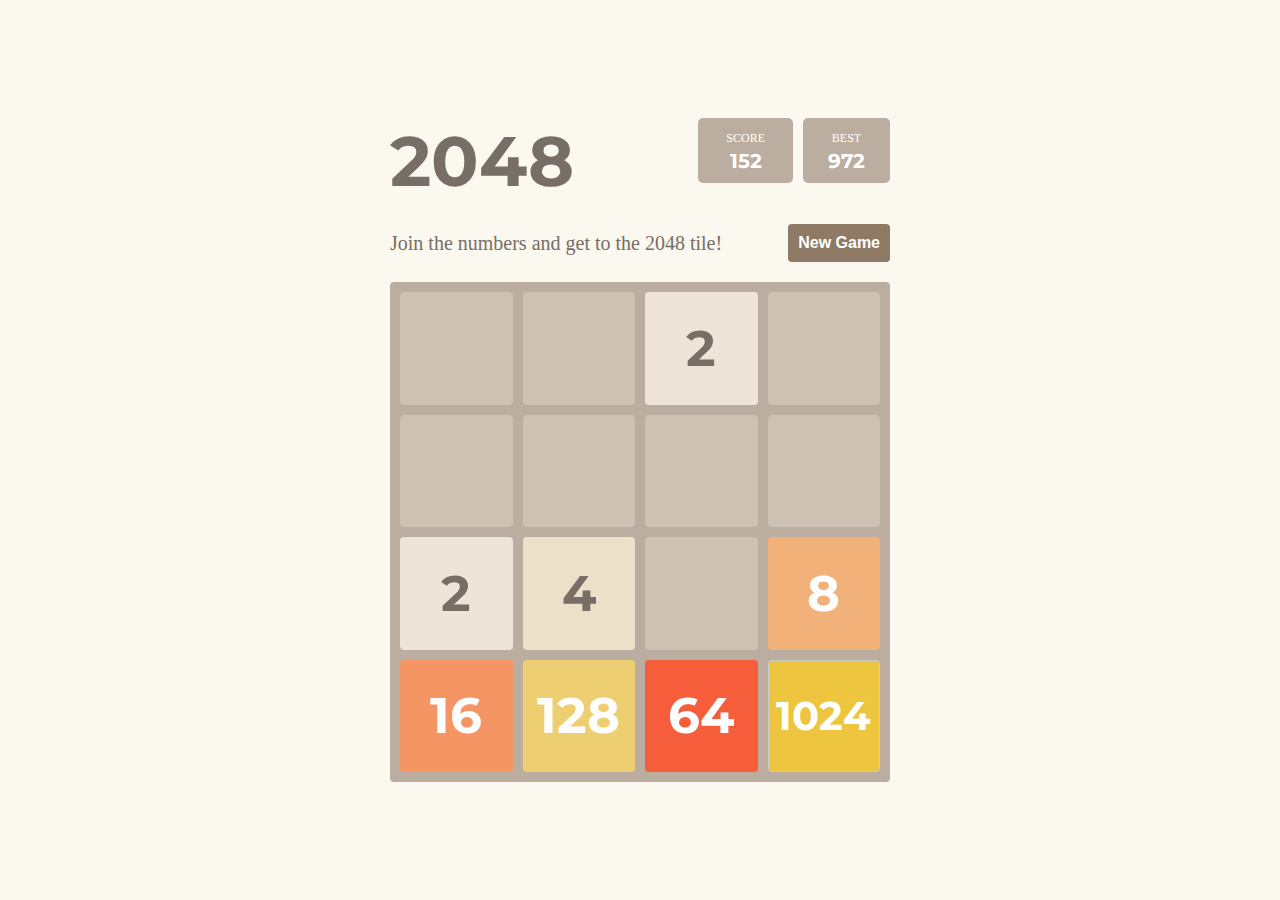
<file: 2048/index.html>
<!DOCTYPE html>
<html lang="en">
<head>
    <meta charset="UTF-8">
    <meta name="viewport" content="width=device-width, initial-scale=1.0">
    <title>2048 Game</title>
    <link rel="stylesheet" href="./main.css">
    <link href="https://fonts.googleapis.com/css2?family=Montserrat:wght@700&display=swap" rel="stylesheet">
</head>
<body>
    <div class="container">
        <div class="game">
            <div class="header">
                <div class="title">2048</div>
                <div class="score">
                    <div class="current-score">
                        <div class="score-text">Score</div>
                        <div class="score-number">152</div>
                    </div>
                    <div class="best-score">
                        <div class="score-text">Best</div>
                        <div class="score-number">972</div>
                    </div>
                </div>    
            </div>
            <div class="new-game">
                Join the numbers and get to the 2048 tile!
                <button>New Game</button>
            </div>
            <div class="game-board">
                <div class="num num-1">

                </div>
                <div class="num num-2">

                </div>
                <div class="num num-3">
                    2
                </div>
                <div class="num num-4">

                </div>
                <div class="num num-5">

                </div>
                <div class="num num-6">

                </div>
                <div class="num num-7">

                </div>
                <div class="num num-8">
                    
                </div>
                <div class="num num-9">
                    2
                </div>
                <div class="num num-10">
                    4
                </div>
                <div class="num num-11">

                </div>
                <div class="num num-12">
                    8
                </div>

                <div class="num num-13">
                    16
                </div>
                <div class="num num-14">
                    128
                </div>
                <div class="num num-15">
                    64
                </div>
                <div class="num num-16">
                    1024         
                </div>
            </div>
        </div>
    </div>
</body>
</html>
</file>
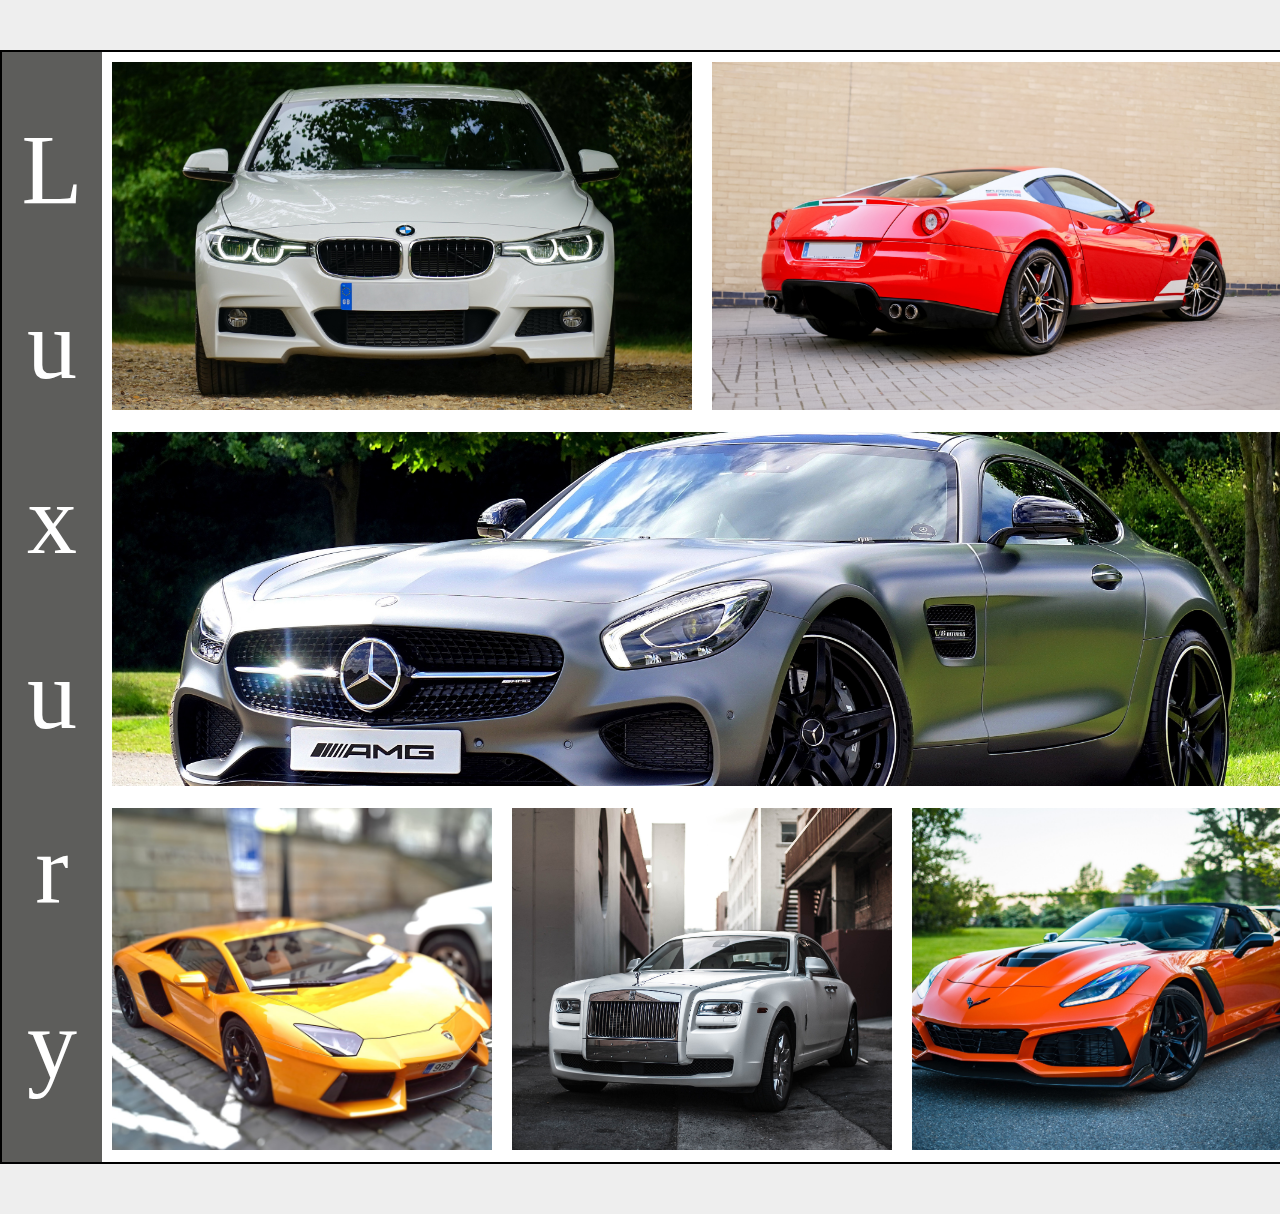
<file: cars-css grid/index.html>
<!DOCTYPE html>
<html lang="en">

<head>
    <meta charset="UTF-8">
    <meta name="viewport" content="width=device-width, initial-scale=1.0">
    <title>Photo Gallery</title>
    <link rel="stylesheet" href="./main.css">
</head>

<body>
    <div class="container">
        <div class="caption">
            <div>L</div>
            <div>u</div>
            <div>x</div>
            <div>u</div>
            <div>r</div>
            <div>y</div>
        </div>
        <div class="photo photo-1">
            <img src="./images/bmw.jpg" alt="">
        </div>
        <div class="photo photo-2">
            <img src="./images/ferrari.jpg" alt="">
        </div>
        <div class="photo photo-3">
            <img src="./images/mercedez.jpg" alt="">
        </div>
        <div class="photo photo-4">
            <img src="./images/lamborghini.jpeg" alt="">
        </div>
        <div class="photo photo-5">
            <img src="./images/rolls-royce.jpg" alt="">
        </div>
        <div class="photo photo-6">
            <img src="./images/chevrolet.jpg" alt="">
        </div>
    </div>
</body>

</html>
</file>
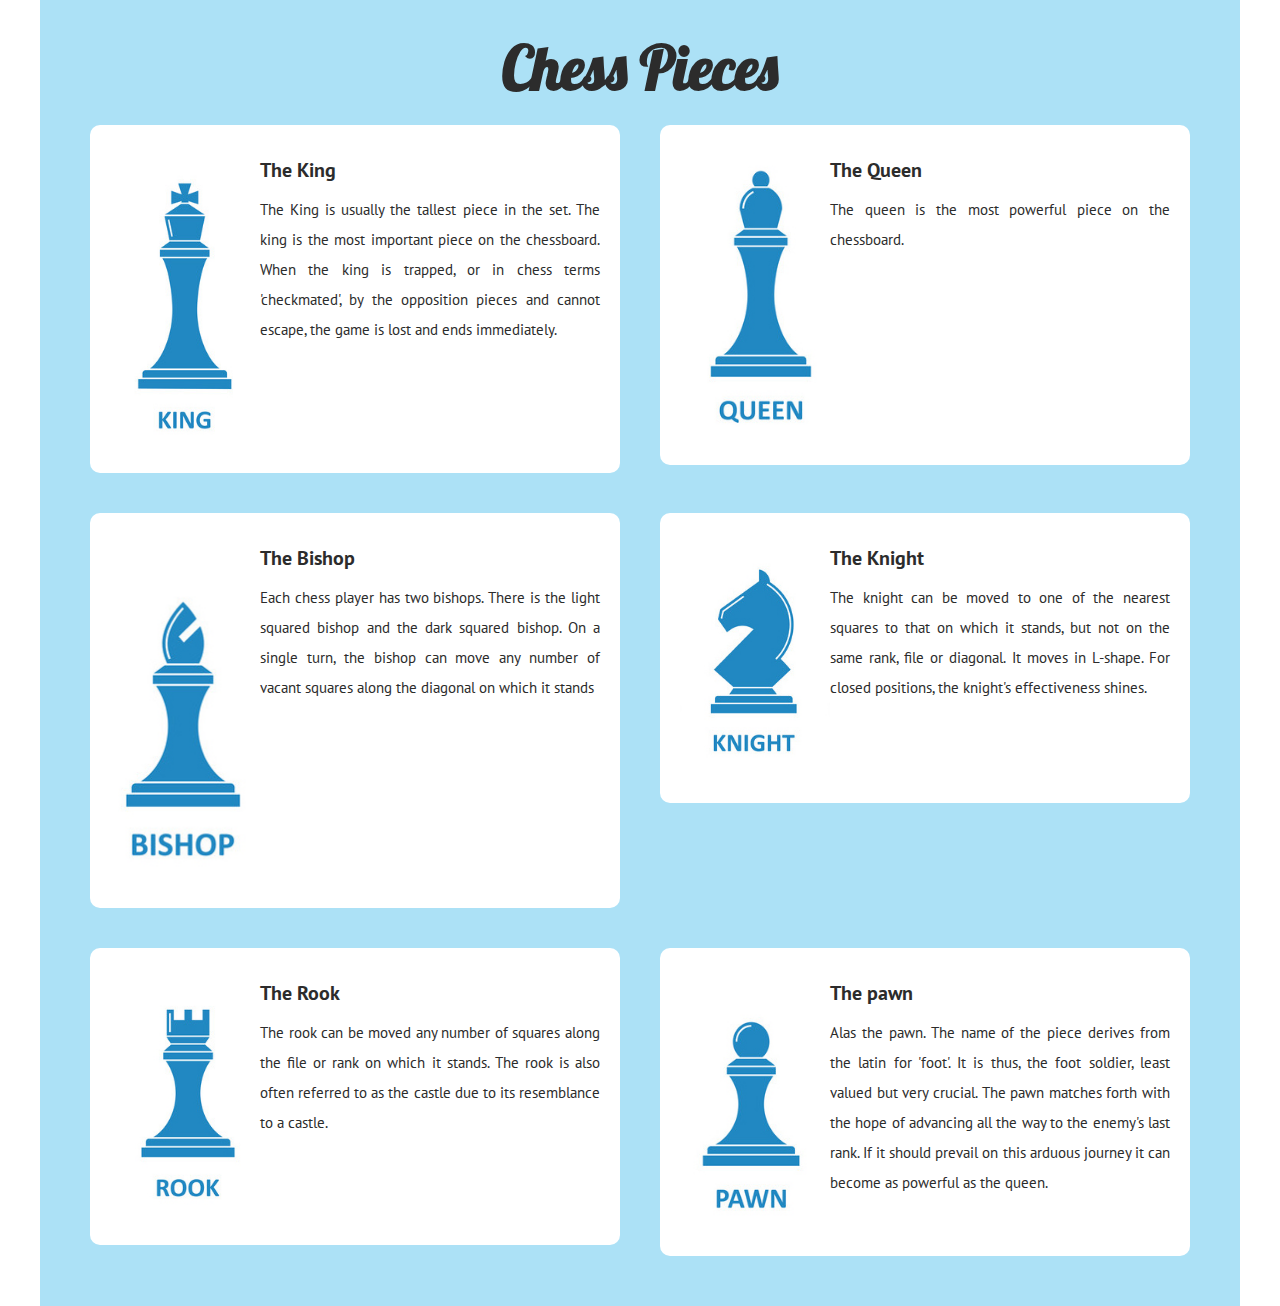
<file: chess-pieces/index.html>
<!DOCTYPE html>
<html lang="en">

<head>
    <meta charset="UTF-8">
    <meta name="viewport" content="width=device-width, initial-scale=1.0">
    <title>Chess Pieces</title>
    <link rel="stylesheet" href="./main.css">
    <link href="https://fonts.googleapis.com/css2?family=PT+Sans:ital,wght@0,400;0,700;1,400;1,700&display=swap" rel="stylesheet">
    <link href="https://fonts.googleapis.com/css2?family=Lobster&display=swap" rel="stylesheet">
</head>

<body>
    <div class="container">
        <h1>Chess Pieces</h1>
        <div class="cards clearfix">
            <div class="card">
                <img src="./images/the_king.jpg" alt="the_king">
                <div class="description">
                    <div class="title">The King</div>
                    <p>
                        The King is usually the tallest piece in the set.
                        The king is the most important piece on the chessboard.
                        When the king is trapped, or in chess terms 'checkmated', by
                        the opposition pieces and cannot escape, the game is lost and
                        ends immediately.
                    </p>
                </div>
            </div>

            <div class="card">
                <img src="./images/the_queen.jpg" alt="the_queen">
                
                <div class="description">
                    <div class="title">The Queen</div>
                    <p>
                        The queen is the most powerful piece on the chessboard.
                    </p>
                </div>
            </div>

            <div class="card">
                <img src="./images/the_bishop.jpg" alt="the_bishop">
                
                <div class="description">
                    <div class="title">The Bishop</div>
                    <p>
                        Each chess player has two bishops. There is the light squared bishop and the dark squared
                        bishop.
                        On a single turn, the bishop can move any number of vacant squares along the diagonal on which
                        it stands
                    </p>
                </div>
            </div>

            <div class="card">
                <img src="./images/the_knight.jpg" alt="the_knight">
                
                <div class="description">
                    <div class="title">The Knight</div>
                    <p>
                        The knight can be moved to one of the nearest squares to that on which it stands, but not on the
                        same rank, file or diagonal.
                        It moves in L-shape. For closed positions, the knight's effectiveness shines.
                    </p>
                </div>
            </div>

            <div class="card">
                <img src="./images/the_rook.jpg" alt="the_rook">
                
                <div class="description">
                    <div class="title">The Rook</div>
                    <p>
                        The rook can be moved any number of squares along the file or rank on which it stands.
                        The rook is also often referred to as the castle due to its resemblance to a castle.
                    </p>
                </div>
            </div>

            <div class="card">
                <img src="./images/the_pawn.jpg" alt="the_pawn">
                
                <div class="description">
                    <div class="title">The pawn</div>
                    <p>
                        Alas the pawn. The name of the piece derives from the latin for 'foot'.
                        It is thus, the foot soldier, least valued but very crucial.
                        The pawn matches forth with the hope of advancing all the way to the enemy's last rank.
                        If it should prevail on this arduous journey it can become as powerful as the queen.
                    </p>
                </div>
            </div>
        </div>

    </div>
</body>

</html>
</file>
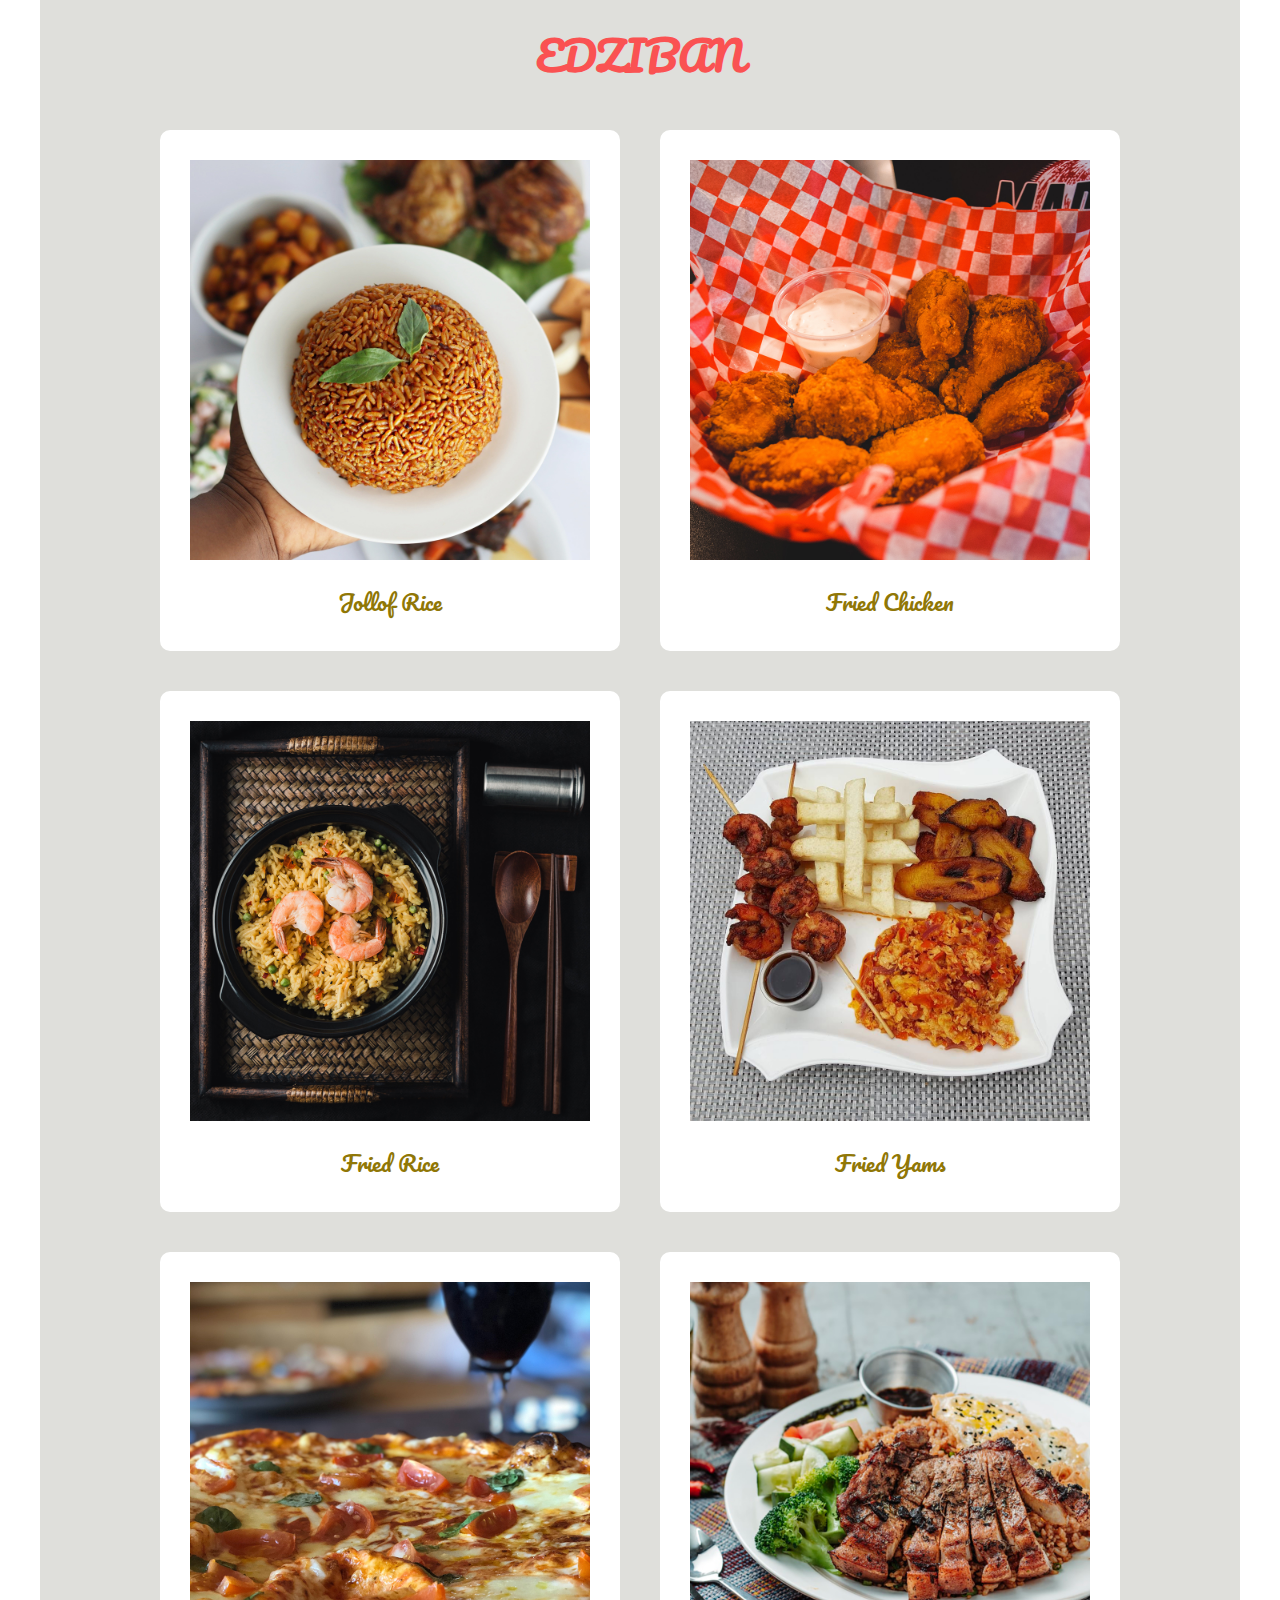
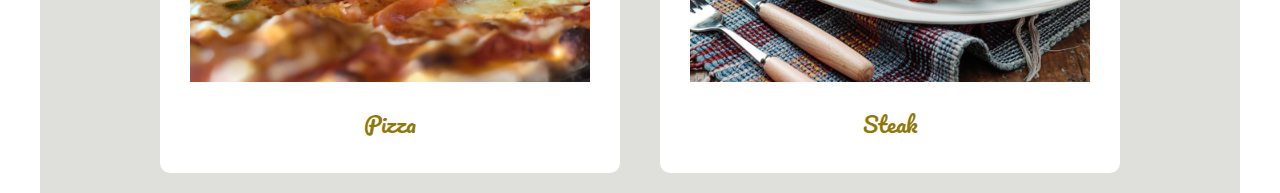
<file: edziban/index.html>
<!DOCTYPE html>
<html lang="en">
<head>
    <meta charset="UTF-8">
    <meta name="viewport" content="width=device-width, initial-scale=1.0">
    <title>Edziban</title>
    <link rel="stylesheet" href="./main.css">
    <link href="https://fonts.googleapis.com/css2?family=Pacifico&display=swap" rel="stylesheet">
</head>
<body>
    <div class="container">
        <h1>Edziban</h1>
        <div class="cards">
            <div class="image-card">
                <img src="./images/jollof-rice.jpeg" alt="jollof-rice" />
                <div class="title">Jollof Rice</div>
            </div>
            <div class="image-card">
                <img src="./images/fried-chicken.jpg" alt="fried-chicken" />
                <div class="title">Fried Chicken</div>
            </div>
            <div class="image-card">
                <img src="./images/fried-rice.jpg" alt="fried-rice" />
                <div class="title">Fried Rice</div>
            </div>
            <div class="image-card">
                <img src="./images/fried-yams.jpg" alt="fried-yams" />
                <div class="title">Fried Yams</div>
            </div>
            <div class="image-card">
                <img src="./images/pizza.jpg" alt="pizza" />
                <div class="title">Pizza</div>
            </div>
            <div class="image-card">
                <img src="./images/steak.jpg" alt="steak" />
                <div class="title">Steak</div>
            </div>
        </div>
    </div>
</body>
</html>
</file>
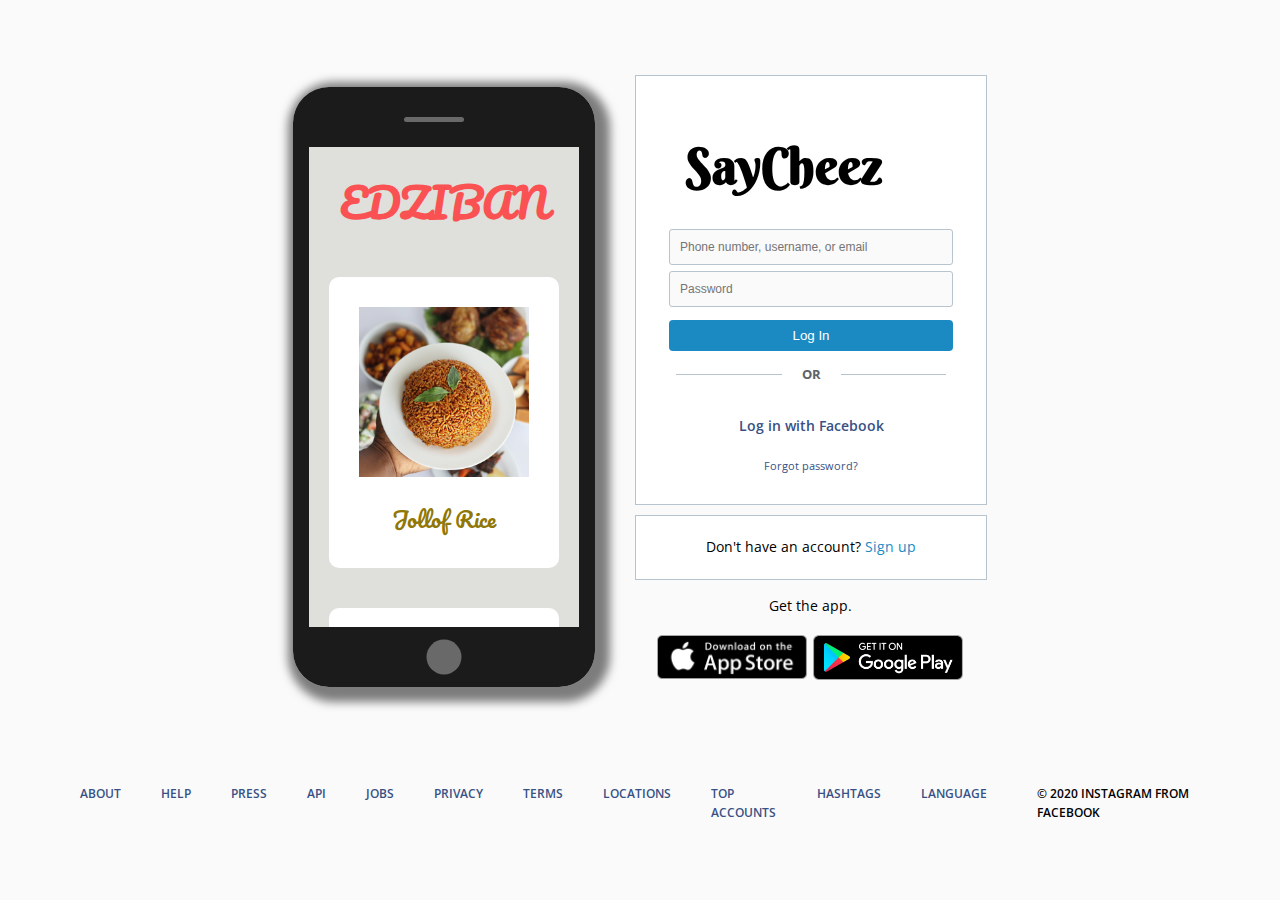
<file: instagram-front-page/index.html>
<!DOCTYPE html>
<html lang="en">

<head>
    <meta charset="UTF-8">
    <meta name="viewport" content="width=device-width, initial-scale=1.0">
    <title>SelfiePix</title>
    <link rel="stylesheet" href="./main.css">
    <link href="https://fonts.googleapis.com/css?family=Open+Sans:300,400,600" rel="stylesheet">
    <link href="https://fonts.googleapis.com/css2?family=Berkshire+Swash&display=swap" rel="stylesheet">
</head>

<body>
    <div class="container">
        <div class="main">
            <div class="main-left">
                <div class="smartphone">
                    <div class="content">
                        <iframe src="./../edziban/index.html"></iframe>
                    </div>
                </div>
            </div>
            <div class="main-right">
                <form class="login-form">
                    <h1>SayCheez</h1>
                    <input type="text" class="form-control" placeholder="Phone number, username, or email" />
                    <input type="password" class="form-control" placeholder="Password" />
                    <button type="submit" class="login-btn">Log In</button>
                    <div class="separator">
                        <div class="dash"></div>
                        <div class="separator-message">OR</div>
                        <div class="dash"></div>
                    </div>
                    <div class="facebook-login">
                        <a href="#">
                            <p>Log in with Facebook</p>
                        </a>
                    </div>
                    <div class="forgot-password">
                        <a href="#">Forgot password?</a>
                    </div>
                </form>
                <div class="sign-up">
                    <p>Don't have an account? <a href="#">Sign up</a></p>
                </div>
                <div class="get-apps">
                    <p class="get-app-text">Get the app.</p>
                    <div class="app-icons">
                        <a href="#">
                            <img class='download-app-image' src="./images/apple-store.png" alt="apple-store">
                        </a>
                        <a href="#">
                            <img class='download-app-image' src="./images/play-store.png" alt="apple-store">
                        </a>
                    </div>

                </div>
            </div>

        </div>
        <footer>
            <div class="footer-content">
                <ul>
                    <li>About</li>
                    <li>Help</li>
                    <li>Press</li>
                    <li>API</li>
                    <li>Jobs</li>
                    <li>Privacy</li>
                    <li>Terms</li>
                    <li>Locations</li>
                    <li>Top Accounts</li>
                    <li>HashTags</li>
                    <li>Language</li>
                </ul>
            </div>
            <p> &#169 2020 Instagram From Facebook </p>
        </footer>
    </div>
</body>

</html>
</file>
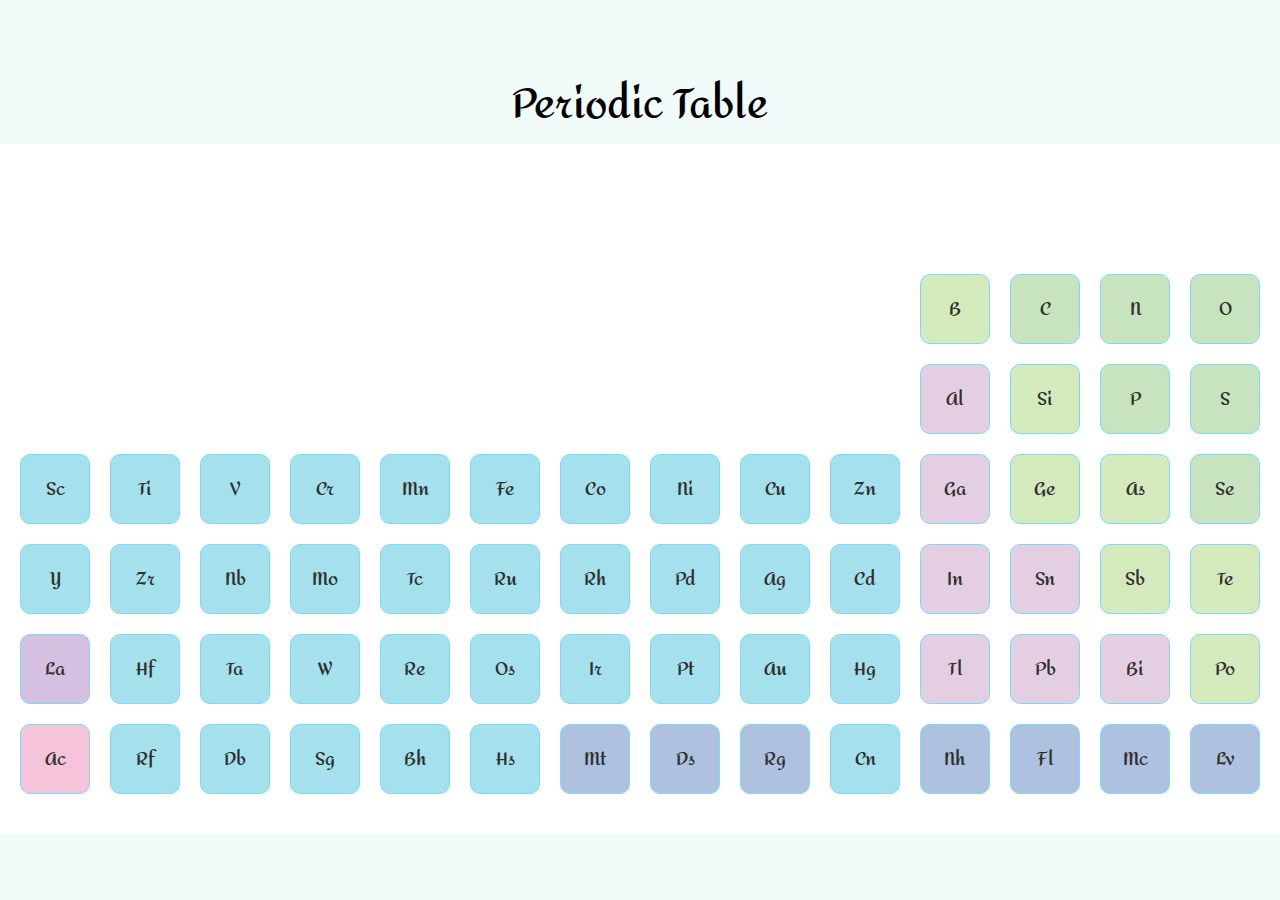
<file: periodic-table/index.html>
<!DOCTYPE html>
<html lang="en">

<head>
    <meta charset="UTF-8">
    <meta name="viewport" content="width=device-width, initial-scale=1.0">
    <title>Periodic Table</title>
    <link rel="stylesheet" href="./main.css">
    <link href="https://fonts.googleapis.com/css2?family=Amita:wght@400;700&display=swap" rel="stylesheet">
</head>

<body>
    <div class="wrapper">
        <h1>Periodic Table</h1>
        <div class="container">
            <div class="periodic-table">

                <div class="element H non-metals">
                    H
                </div>
                <div class="element He noble-gases">
                    He
                </div>


                <div class="element Li alkali-metals">
                    Li
                </div>
                <div class="element Be alkaline-earth-metals">
                    Be
                </div>
                <div class="element B metalloids">
                    B
                </div>
                <div class="element C non-metals">
                    C
                </div>
                <div class="element N non-metals">
                    N
                </div>
                <div class="element O non-metals">
                    O
                </div>
                <div class="element F halogens">
                    F
                </div>
                <div class="element Ne noble-gases">
                    Ne
                </div>


                <div class="element Na alkali-metals">
                    Na
                </div>
                <div class="element Mg alkaline-earth-metals">
                    Mg
                </div>
                <div class="element Al post-transition-metals">
                    Al
                </div>
                <div class="element Si metalloids">
                    Si
                </div>
                <div class="element P non-metals">
                    P
                </div>
                <div class="element S non-metals">
                    S
                </div>
                <div class="element Cl halogens">
                    Cl
                </div>
                <div class="element Ar noble-gases">
                    Ar
                </div>


                <div class="element K alkali-metals">
                    K
                </div>
                <div class="element Ca alkaline-earth-metals">
                    Ca
                </div>
                <div class="element Sc transition-metals">
                    Sc
                </div>
                <div class="element Ti transition-metals">
                    Ti
                </div>
                <div class="element V transition-metals">
                    V
                </div>
                <div class="element Cr transition-metals">
                    Cr
                </div>
                <div class="element Mn transition-metals">
                    Mn
                </div>
                <div class="element Fe transition-metals">
                    Fe
                </div>
                <div class="element Co transition-metals">
                    Co
                </div>
                <div class="element Ni transition-metals">
                    Ni
                </div>
                <div class="element Cu transition-metals">
                    Cu
                </div>
                <div class="element Zn transition-metals">
                    Zn
                </div>
                <div class="element Ga post-transition-metals">
                    Ga
                </div>
                <div class="element Ge metalloids">
                    Ge
                </div>
                <div class="element As metalloids">
                    As
                </div>
                <div class="element Se non-metals">
                    Se
                </div>
                <div class="element Br halogens">
                    Br
                </div>
                <div class="element Kr noble-gases">
                    Kr
                </div>


                <div class="element Rb alkali-metals">
                    Rb
                </div>
                <div class="element Sr alkaline-earth-metals">
                    Sr
                </div>
                <div class="element Y transition-metals">
                    Y
                </div>
                <div class="element Zr transition-metals">
                    Zr
                </div>
                <div class="element Nb transition-metals">
                    Nb
                </div>
                <div class="element Mo transition-metals">
                    Mo
                </div>
                <div class="element Tc transition-metals">
                    Tc
                </div>
                <div class="element Ru transition-metals">
                    Ru
                </div>
                <div class="element Rh transition-metals">
                    Rh
                </div>
                <div class="element Pd transition-metals">
                    Pd
                </div>
                <div class="element Ag transition-metals">
                    Ag
                </div>
                <div class="element Cd transition-metals">
                    Cd
                </div>
                <div class="element In post-transition-metals">
                    In
                </div>
                <div class="element Sn post-transition-metals">
                    Sn
                </div>
                <div class="element Sb metalloids">
                    Sb
                </div>
                <div class="element Te metalloids">
                    Te
                </div>
                <div class="element I halogens">
                    I
                </div>
                <div class="element Xe noble-gases">
                    Xe
                </div>


                <div class="element Cs alkali-metals">
                    Cs
                </div>
                <div class="element Ba alkaline-earth-metals">
                    Ba
                </div>
                <div class="element La lanthanides">
                    La
                </div>
                <div class="element Hf transition-metals">
                    Hf
                </div>
                <div class="element Ta transition-metals">
                    Ta
                </div>
                <div class="element W transition-metals">
                    W
                </div>
                <div class="element Re transition-metals">
                    Re
                </div>
                <div class="element Os transition-metals">
                    Os
                </div>
                <div class="element Ir transition-metals">
                    Ir
                </div>
                <div class="element Pt transition-metals">
                    Pt
                </div>
                <div class="element Au transition-metals">
                    Au
                </div>
                <div class="element Hg transition-metals">
                    Hg
                </div>
                <div class="element Tl post-transition-metals">
                    Tl
                </div>
                <div class="element Pb post-transition-metals">
                    Pb
                </div>
                <div class="element Bi post-transition-metals">
                    Bi
                </div>
                <div class="element Po metalloids">
                    Po
                </div>
                <div class="element At halogens">
                    At
                </div>
                <div class="element Rn noble-gases">
                    Rn
                </div>


                <div class="element Fr alkali-metals">
                    Fr
                </div>
                <div class="element Ra alkaline-earth-metals">
                    Ra
                </div>
                <div class="element Ac actinides">
                    Ac
                </div>
                <div class="element Rf transition-metals">
                    Rf
                </div>
                <div class="element Db transition-metals">
                    Db
                </div>
                <div class="element Sg transition-metals">
                    Sg
                </div>
                <div class="element Bh transition-metals">
                    Bh
                </div>
                <div class="element Hs transition-metals">
                    Hs
                </div>
                <div class="element Mt unknown-properties">
                    Mt
                </div>
                <div class="element Ds unknown-properties">
                    Ds
                </div>
                <div class="element Rg unknown-properties">
                    Rg
                </div>
                <div class="element Cn transition-metals">
                    Cn
                </div>
                <div class="element Nh unknown-properties">
                    Nh
                </div>
                <div class="element Fl unknown-properties">
                    Fl
                </div>
                <div class="element Mc unknown-properties">
                    Mc
                </div>
                <div class="element Lv unknown-properties">
                    Lv
                </div>
                <div class="element Ts unknown-properties">
                    Ts
                </div>
                <div class="element Og unknown-properties">
                    Og
                </div>

            </div>
        </div>

    </div>
</body>

</html>
</file>
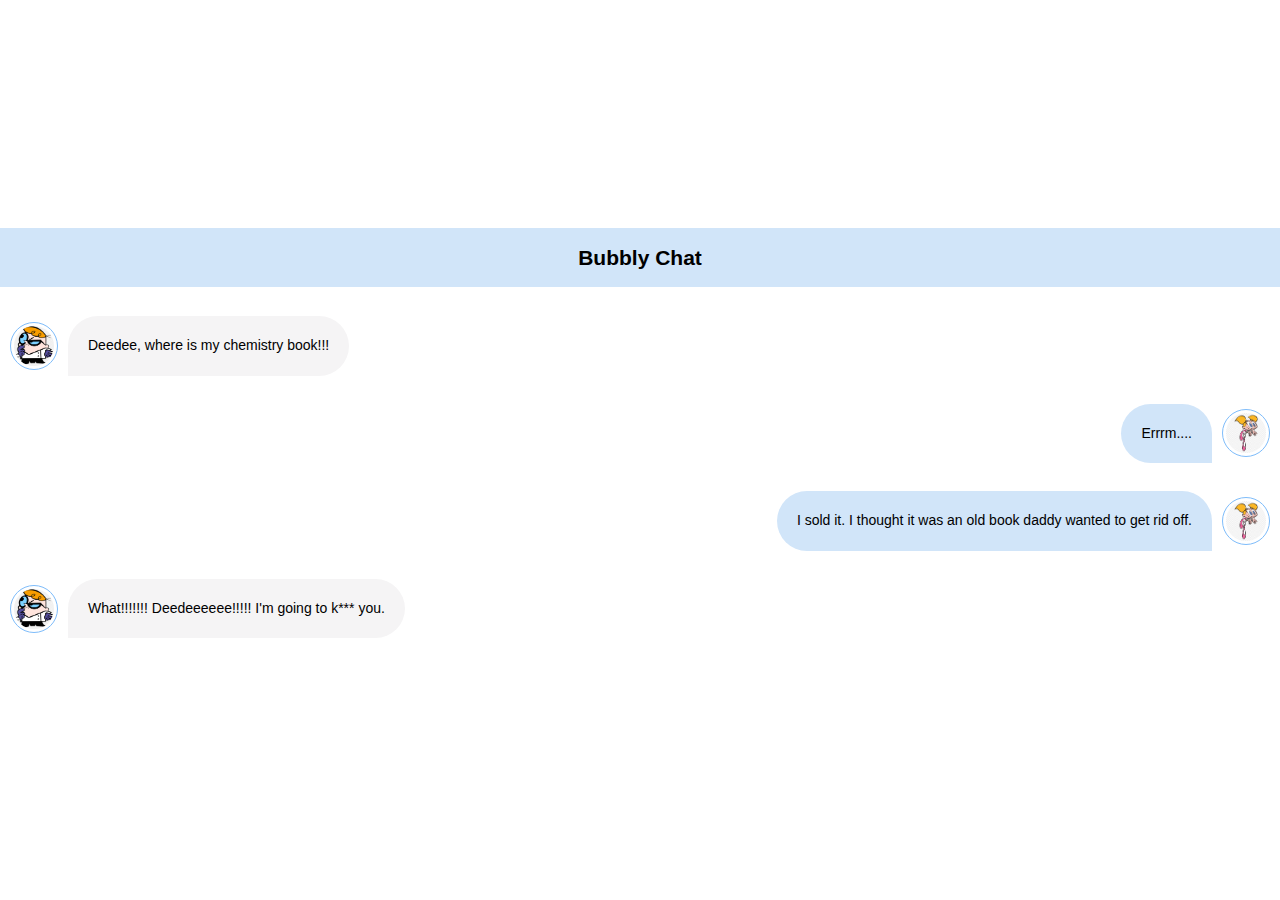
<file: whatsapp-chat/index.html>
<!DOCTYPE html>
<html lang="en">
<head>
    <meta charset="UTF-8">
    <meta name="viewport" content="width=device-width, initial-scale=1.0">
    <title>Konkonsa Chat</title>
    <link rel="stylesheet" href="./style.css">
</head>
<body>
    <div class="wrapper">
        <div class="container">
            <header>
                <h2>Bubbly Chat</h2>
            </header>
            <div class="message-received">
                <img src="./images/dexter.png">
                <div class="message">
                    <p>Deedee, where is my chemistry book!!!</p>
                </div>
            </div>
            <div class="message-sent">
                <img src="./images/deedee.png">
                <div class="message">
                    <p>Errrm....</p>
                </div>
            </div>
            <div class="message-sent">
                <img src="./images/deedee.png">
                <div class="message">
                    <p>I sold it. I thought it was an old book daddy wanted to get rid off. </p>
                </div>
            </div>
            <div class="message-received">
                <img src="./images/dexter.png">
                <div class="message">
                    <p>What!!!!!!! Deedeeeeee!!!!! I'm going to k*** you.</p>
                </div>
            </div>
        </div>
    </div>
</body>
</html>
</file>
<file: 2048/main.css>
:root {
    box-sizing: border-box;
}

*, ::before, ::after {
    box-sizing: inherit;
    margin: 0;
    padding: 0;
}

html {
    font-size: 62.5%;
}

body {
    background-color: #faf8ef;
}

.container {
    min-height: 100vh;
    width: 100%;
    display: flex;
    justify-content: center;
    align-items: center;
}

.game {
    border-radius: .5rem;
    width: 50rem;
    
}

.header {
    display: flex;
    justify-content: space-between;
}

.title {
    font-size: 7rem;
    font-weight: bold;
    color: #776e65;
    font-family: 'Montserrat', sans-serif;
}

.score {
    display: flex;
    align-self: flex-start;
    text-transform: uppercase;
    color: #fff;
}

.current-score, .best-score {
    padding-left: 2.5rem;
    padding-right: 2.5rem;
    padding-top: 1rem;
    padding-bottom: 1rem;
    background-color: #bbada0;
    border-radius: .5rem;
    text-align: center;
}

.current-score {
    margin-right: 1rem;
}

.score-text {
    padding: .3rem;
    font-size: 1.2rem;
}

.score-number {
    font-weight: bold;
    font-size: 2rem;
    font-family: 'Montserrat', sans-serif;
}

.new-game {
    padding-top: 2rem;
    padding-bottom: 2rem;
    display: flex;
    justify-content: space-between;
    align-items: center;
    color: #776e65;
    font-size: 2rem;
}

.new-game button {
    padding: 1rem;
    font-size: 1.6rem;
    font-weight: bold;
    color: #fff;
    border: none;
    background-color: #8f7a66;
    border-radius: .4rem;
}

.game-board {
    display: grid;
    background-color: #bbada0;
    grid-template-columns: 1fr 1fr 1fr 1fr;
    grid-template-rows: repeat(4, auto);
    grid-gap: 1rem;
    height: 50rem;
    padding: 1rem;
    border-radius: .4rem;
}

.num {
    background-color: #cdc1b4;
    width: 11.25rem;
    height: 11.25rem;
    border-radius: .4rem;
    display: flex;
    justify-content: center;
    align-items: center;
    font-size: 5rem;
    font-family: 'Montserrat', sans-serif;
    font-weight: bold;
    color: #776e65;
}

.num-3, .num-9 {
    background-color: #eee4da;
}

.num-10 {
    background-color: #ede0c8;
}

.num-12 {
    background-color: #eee4da;
}

.num-13 {
    color: #fff;
    background-color: #f59563;
}

.num-12 {
    color: #fff;
    background-color: #f2b179;
}

.num-15 {
    color: #fff;
    background-color: #f65e3b;
}

.num-14 {
    color: #fff;
    background-color: #edcf72;
}

.num-16 {
    color: #fff;
    background-color: #edc53f;
    font-size: 4rem;
    border: 1px solid rgb(206, 203, 203);
}
</file>
<file: cars-css grid/main.css>
:root {
    box-sizing: border-box;
}

*, ::before, ::after {
    box-sizing: inherit;
    margin: 0;
    padding: 0;
}

html {
    font-size: 62.5%;
}

body {
    background-color: #eee;
}

.container {
    width: 130rem;
    min-height: 100vh;
    margin: 5rem auto;
    display: grid;
    grid-template-columns: 10rem repeat(6, 20rem);
    grid-template-rows: repeat(3, auto);
    border: 2px solid;
    background-color: #fff;
}


.photo {
    padding: 1rem;
}

.caption {
    grid-column: 1 / 2;
    grid-row: 1 / 4;
    background-color: rgb(93, 93, 91);
    color: #fff;
    display: flex;
    flex-direction: column;
    font-size: 10rem;
    align-items: center;
    justify-content: space-evenly;
    
}

.photo-1 img, .photo-2 img {
    width: 58rem;
}

.photo-3 img {
    width: 118rem;
}

.photo-4 img, .photo-5 img, .photo-6 img {
    width: 38rem;
}


.photo-1 {
    grid-column: 2 / 5;
    grid-row: 1 / 2;
}

.photo-2 {
    grid-column: 5 / 8;
    grid-row: 1 / 2;
}

.photo-3 {
    grid-column: 2 / 3;
    grid-row: 2 / 3;
}

.photo-4 {
    grid-column: 2 / 4;
    grid-row: 3 / 4;
}

.photo-5 {
    grid-column: 4 / 6;
    grid-row: 3 / 4;
}

.photo-6 {
    grid-column: 6 / 8;
    grid-row: 3 / 4;
}
</file>
<file: chess-pieces/main.css>
:root {
    box-sizing: border-box;
}

*, ::before, ::after {
    box-sizing: inherit;
    margin: 0;
    padding: 0;
}

html {
    font-size: 62.5%; /* 1rem = 10px, 10px/16px = 62.5% */
}

body {
    background-color: #fff;  
    font-family: 'PT Sans', sans-serif;
    font-size: 3rem;
    color: rgb(44, 44, 44);
    text-align: center;
}

.container {
    background-color: rgb(172, 225, 246);
    max-width: 120rem;
    margin: 0 auto;
    padding: 3rem;
}

h1 {
    font-family: 'Lobster', cursive;
}


.card {
    background-color: #fff;
    width: calc(50% - 4rem);
    margin: 2rem;
    padding: 1rem;
    border-radius: 1rem;
    float: left;
}

.clearfix::after {
    display: block;
    content: '';
    clear: both;
} 

.card:nth-child(odd) {
    clear: both;
}

.card img {
    width: 15rem;
    float: left;
}

.card {
    font-size: 1.5rem;
    text-align: justify;
    line-height: 3rem;
    padding: 2rem;
}

.card .description {
}

.card .title {
    font-size: 2rem;
    padding: 1rem;
    font-weight: bold;
}
</file>
<file: edziban/main.css>
:root {
    box-sizing: border-box;
}

*, ::before, ::after {
    box-sizing: inherit;
    margin: 0;
    padding: 0;
}

html {
    font-size: 62.5%; /* 1rem = 10px, 10px/16px = 62.5% */
}

body {
    background-color: #fff;
}

img {
    width: 100%;
}

h1 {
    text-align: center;
    font-size: 4rem;
    font-family: 'Pacifico', cursive;
    text-transform: uppercase;
    color: rgb(250, 82, 82);
    padding: 2rem;
}

.container {
    background-color: rgb(223, 223, 219);
    max-width: 120rem;
    margin: 0 auto;
    min-height: 100vh;
    display: flex;
    flex-direction: column;
}

.cards {
    display: flex;
    flex-wrap: wrap;
    justify-content: center;
}

.image-card {
    background-color: #fff;
    border-radius: .2rem;
    padding: 3rem;
    border-radius: 1rem;
    margin: 2rem;
    padding-bottom: 3rem;
}

.image-card .title {
    font-size: 2.2rem;
    text-align: center;
    margin-top: 2rem;
    font-family: 'Pacifico', cursive;
    color: rgb(144, 119, 6);
}

/* Small devices (landscape phones, 576px and up) */
@media (min-width: 576px) {
    
}

/* Medium devices (tablets, 768px and up) */
@media (min-width: 768px) {
    img {
        width: 40rem;
    }
}

/* Large devices (desktops, 992px and up) */
@media (min-width: 992px) {
    
}

/* Extra large devices (large desktops, 1200px and up) */
@media (min-width: 1200px) {
   
}
</file>
<file: instagram-front-page/main.css>
* {
    margin: 0;
    padding: 0;
}

html {
    box-sizing: border-box;
    font-size: 62.5%; /* 1rem = 10px, 10px/16px = 62.5% */
}


body {
    font-family: 'Open Sans', sans-serif;
    font-weight: 400; 
    line-height: 1.6;
}

.container {
    display: flex;
    flex-direction: column;
    min-height: 100vh;
    background-color: #fafafa;
}

.main {
    flex-grow: 1;
    display: flex;
}

.main-left {
    visibility: hidden;
  
}

/* The device with borders */ 
.smartphone {
    border: 16px #1b1b1b solid;
    height: 48rem;
    width: 27rem;
    border-top-width: 6rem;
    border-bottom-width: 6rem;
    border-radius: 3.6rem;
    position: relative;
    box-shadow:inset 0 0 3px 0 rgba(0, 0, 0, 0.2);
    box-shadow: 5px 5px 10px 10px rgba(0,0,0,0.5);
}

/* The horizontal line on the top of the device */


.smartphone::before {
    content:'';
    display: block;
    background: rgb(105, 105, 105);
    width: 6rem;
    height: .5rem;
    position: absolute;
    top: -3rem;
    left: 9.5rem;
    border: 2px solid radial-gradient(circle, rgba(2,0,36,1) 0%, rgba(255,255,255,1) 0%, rgba(0,0,0,1) 100%);
    border-radius: 1rem;
}

/* The circle on the bottom of the device */

.smartphone:after {
    content: '';
    display: block;
    width: 3.5rem;
    height: 3.5rem;
    background: rgb(105, 105, 105);
    position: absolute;
    left: 50%;
    bottom: -6.5rem;
    transform: translate(-50%, -50%);
    border-radius: 50%;
    cursor: pointer;
}

/* The screen (or content) of the device */
.smartphone .content {
    width: 27rem;
    height: 48rem;
    background: #fff;
}

.smartphone .content iframe {
    width: 100%;
    border: none;
    height: 100%;
}

.main-right {
    flex-grow: 1;
    display: flex;
    flex-direction: column;
    justify-content: flex-end;
    align-items: flex-start;
    padding: 2rem;
}



.login-form {
    width: 29rem;
    border: 1px solid hsl(207, 18%, 76%);
    display: flex;
    flex-direction: column;
    padding: 3rem;
    background-color: #fff;
}

.login-form h1 {
    padding: 2rem;
    font-size: 5rem;
    font-family: 'Berkshire Swash', cursive;
}

 input {
    padding: .5rem;
    margin: .3rem;
    border: 1px solid hsl(207, 18%, 76%);
    padding: 1rem;
    font-size: 1.2rem;
    background-color: #fafafa;
    border-radius: .3rem;
}

.login-btn {
    background-color: #1b8ac2;
    border: none;
    color: #fff;
    margin: .3rem;
    margin-top: 1rem;
    padding: .8rem;
    border-radius: .4rem;
    cursor: pointer;
}

.separator {
    display: flex;
    justify-content: space-between;
    align-items: center;
    padding: 1rem;
}

.separator-message {
    padding-left: 2rem;
    padding-right: 2rem;
    font-size: 1.3rem;
    font-weight: bold;
    color: hsl(210, 4%, 39%);
}

.dash {
    border-top: 1px solid hsl(207, 18%, 76%); 
    flex-grow: 1;
}

.facebook-login {
    text-align: center;
    font-weight: 600;
    font-size: 1.4rem;
    padding: 2rem;
}

.facebook-login a {
    text-decoration: none;
    color: #385185;
}

.forgot-password {
    text-align: center;
    font-size: 1.1rem;
    
}

.forgot-password a {
    text-decoration: none;
    color: #385185;
}

.sign-up {
    margin-top: 1rem;
    padding-left: 3rem;
    padding-right: 3rem;
    padding-top: 2rem;
    padding-bottom: 2rem;
    border: 1px solid hsl(207, 18%, 76%);
    width: 29rem;
    text-align: center;
    font-size: 1.4rem;
    background-color: #fff;
}

.sign-up a {
    text-decoration: none;
    color: #1b8ac2;
}

.get-apps {
    display: flex;
    flex-direction: column;
    align-items: center;
    width: 29rem;
    padding-left: 3rem;
    padding-right: 3rem;
}

.get-app-text {
    font-size: 1.4rem;
    padding: 1.5rem;
}

.app-icons {
    display: flex;
    justify-content: center;
    width: 100%;
}

.app-icons a {
    margin: .3rem;
}

.download-app-image {
    width: 15rem;
}



footer {
    display: flex;
    flex-grow: 1;
    padding: 3rem;
    margin: 0 auto;
    align-items: center;
    font-weight: 600;
    font-size: 1.2rem;
    text-transform: uppercase;
}

.footer-content ul {
    display: flex;
    justify-content: space-around;
    color: #385185;
    margin-left: 3rem;
    margin-right: 3rem;
}

.footer-content ul li {
    list-style: none;
    padding: 2rem;
}

/* Small devices (landscape phones, 576px and up) */
@media (min-width: 576px) {
    
}

/* Medium devices (tablets, 768px and up) */
@media (min-width: 768px) {
    .main-left {
        visibility: visible;
        flex-grow: 1;
        padding: 2rem;
        display: flex;
        justify-content: flex-end;
        align-items: flex-end;
    }
}

/* Large devices (desktops, 992px and up) */
@media (min-width: 992px) {
    
}

/* Extra large devices (large desktops, 1200px and up) */
@media (min-width: 1200px) {
   
}
</file>
<file: periodic-table/main.css>
:root {
    box-sizing: border-box;
}

*, ::before, ::after {
    box-sizing: inherit;
    margin: 0;
    padding: 0;
}

html {
    font-size: 62.5%;
}

body { 
    background-color: #fff;
}

.wrapper {
    background-color: rgb(240, 251, 250);
    width: 100%;
    min-height: 100vh;
    display: flex;
    flex-direction: column;
    justify-content: center;
    align-items: center;
}

h1 {
    font-family: 'Amita', cursive;
    font-weight: 700;
    font-size: 4rem;
}

.container {
    background-color: #fff;
    padding: 3rem;
    border-radius: 2rem;
}





.periodic-table {
    display: grid;
    grid-template-areas: 
                        "H	.	.	.	.	.	.	.	.	.	.	.	.	.	.	.	.	He"
                        "Li	Be	.	.	.	.	.	.	.	.	.	.	B	C	N	O	F	Ne"
                        "Na	Mg	.	.	.	.	.	.	.	.	.	.	Al	Si	P	S	Cl	Ar"
                        "K	Ca	Sc	Ti	V 	Cr	Mn	Fe	Co	Ni	Cu	Zn	Ga	Ge	As	Se	Br	Kr"
                        "Rb	Sr	Y	Zr	Nb	Mo	Tc	Ru	Rh	Pd	Ag	Cd	In	Sn	Sb	Te	I	Xe"
                        "Cs	Ba	La	Hf	Ta	W	Re	Os	Ir	Pt	Au	Hg	Tl	Pb	Bi	Po	At	Rn"
                        "Fr	Ra	Ac	Rf	Db	Sg	Bh	Hs	Mt	Ds	Rg	Cn	Nh	Fl	Mc	Lv	Ts	Og"
                        ".  .   .   .   .   .   .   .   .   .   .   .   .   .   .   .   .   ."
                        ".	.	.	Ce	Pr	Nd	Pm	Sm	Eu	Gd	Tb	Dy	Ho	Er	Tm	Yb	Lu	."
                        ".	.	.	Th	Pa	U	Np	Pu	Am	Cm	Bu	Cf	Es	Fm	Md	No	Lr	."
}

.element {
    border: 1px solid rgb(122, 219, 248);
    width: 7rem;
    height: 7rem;
    font-size: 1.8rem;
    display: flex;
    justify-content: center;
    align-items: center;
    font-weight: bold;
    color: rgb(47, 47, 47);
    margin: 1rem;
    font-family: 'Amita', cursive;
    background-color: #fff;
    border-radius: 1rem;
}

.H {
    grid-area: H;
}

.He {
    grid-area: He;
}

.Li {
    grid-area: Li;
}

.Be {
    grid-area: Be;
}

.B {
    grid-area: B;
}

.C {
    grid-area: C;
}

.N {
    grid-area: N;
}

.O {
    grid-area: O;
}

.F {
    grid-area: F;
}

.Ne {
    grid-area: Ne;
}

.Na {
    grid-area: Na;
}

.Mg {
    grid-area: Mg;
}

.Al {
    grid-area: Al;
}

.Si {
    grid-area: Si;
}

.P {
    grid-area: P;
}

.S {
    grid-area: S;
}

.Cl {
    grid-area: Cl;
}

.Ar {
    grid-area: Ar;
}

.K {
    grid-area: K;
}

.Ca {
    grid-area: Ca;
}

.Sc {
    grid-area: Sc;
}

.Ti {
    grid-area: Ti;
}

.V {
    grid-area: V;
}

.Cr {
    grid-area: Cr;
}

.Mn {
    grid-area: Mn;
}

.Fe {
    grid-area: Fe;
}

.Co {
    grid-area: Co;
}

.Ni {
    grid-area: Ni;
}

.Cu {
    grid-area: Cu;
}

.Zn {
    grid-area: Zn;
}

.Ga {
    grid-area: Ga;
}

.Ge {
    grid-area: Ge;
}

.As {
    grid-area: As;
}

.Se {
    grid-area: Se;
}

.Br {
    grid-area: Br;
}

.Kr {
    grid-area: Kr;
}

.Rb {
    grid-area: Rb;
}

.Sr {
    grid-area: Sr;
}

.Y {
    grid-area: Y;
}

.Zr {
    grid-area: Zr;
}

.Nb {
    grid-area: Nb;
}

.Mo {
    grid-area: Mo;
}

.Tc {
    grid-area: Tc;
}

.Ru {
    grid-area: Ru;
}

.Rh {
    grid-area: Rh;
}

.Pd {
    grid-area: Pd;
}

.Ag {
    grid-area: Ag;
}

.Cd {
    grid-area: Cd;
}

.In {
    grid-area: In;
}

.Sn {
    grid-area: Sn;
}

.Sb {
    grid-area: Sb;
}

.Te {
    grid-area: Te;
}

.I {
    grid-area: I;
}

.Xe {
    grid-area: Xe;
}

.Cs {
    grid-area: Cs;
}

.Ba {
    grid-area: Ba;
}

.La {
    grid-area: La;
}

.Hf {
    grid-area: Hf;
}

.Ta {
    grid-area: Ta;
}

.W {
    grid-area: W;
}

.Re {
    grid-area: Re;
}

.Os {
    grid-area: Os;
}

.Ir {
    grid-area: Ir;
}

.Pt {
    grid-area: Pt;
}

.Au {
    grid-area: Au;
}

.Hg {
    grid-area: Hg;
}

.Tl {
    grid-area: Tl;
}

.Pb {
    grid-area: Pb;
}

.Bi {
    grid-area: Bi;
}

.Po {
    grid-area: Po;
}

.At {
    grid-area: At;
}

.Rn {
    grid-area: Rn;
}

.Fr {
    grid-area: Fr;
}

.Ra {
    grid-area: Ra;
}

.Ac {
    grid-area: Ac;
}

.Rf {
    grid-area: Rf;
}

.Db {
    grid-area: Db;
}

.Sg {
    grid-area: Sg;
}

.Bh {
    grid-area: Bh;
}

.Hs {
    grid-area: Hs;
}

.Mt {
    grid-area: Mt;
}

.Ds {
    grid-area: Ds;
}

.Rg {
    grid-area: Rg;
}

.Cn {
    grid-area: Cn;
}

.Nh {
    grid-area: Nh;
}

.Fl {
    grid-area: Fl;
}

.Mc {
    grid-area: Mc;
}

.Lv {
    grid-area: Lv;
}

.Ts {
    grid-area: Ts;
}

.Og {
    grid-area: Og;
}

.alkali-metals {
    background-color: #f3baa9;
}

.alkaline-earth-metals {
    background-color: #fed7b0;
}

.halogens {
    background-color: #ffeabb;
}

.noble-gases {
    background-color: #cfd4f2;
}

.transition-metals {
    background-color: #a5e1ec;
}

.unknown-properties {
    background-color: #aec1df;
}

.metalloids {
    background-color: #d4eabc;
}

.post-transition-metals {
    background-color: #e4cfe2;
}

.non-metals {
    background-color: #c8e4be;
}

.lanthanides {
    background-color: #d5c0e1;
}

.actinides {
    background-color: #f5c4da;
}
</file>
<file: whatsapp-chat/style.css>
* {
    margin: 0;
    padding: 0;
}

html {
    box-sizing: border-box;
    font-size: 62.5%; /* 1rem = 10px, 10px/16px = 62.5% */
}

body {
    font-family: -apple-system, BlinkMacSystemFont, 'Segoe UI', Roboto, Oxygen, Ubuntu, Cantarell, 'Open Sans', 'Helvetica Neue', sans-serif;
    font-size: 14px;
    line-height: 1.4;
    font-weight: 100;
}

.wrapper {
    display: flex;
    justify-content: center;
    align-items: center;
    min-height: 100vh;
}

.container {
    display: flex;
    flex-direction: column;
    width: 100%;
    height: 100%;
    padding-bottom: 2rem;
    font-weight: 400;
}

header {
    background: #d1e5f9;
    text-align: center;
    padding: 1.5rem;
    margin-bottom: 1.5rem;
}

.message-received {
    display: flex;
    justify-content: flex-start;
    max-width: 100%;
    align-items: center;
    margin-left: 10px;
    margin-right: 10px;
}

.message-received img {
    border-radius: 50%;
    border: 1px solid #7ebcfa;
    width: 4rem;
    height: 4rem;
    padding: .3rem;
    margin-right: 1rem;
}

.message-received .message {
    padding: 2rem;
    border-top-left-radius: 3em;
    border-top-right-radius: 3em;
    border-bottom-right-radius: 3em;
    margin-top: 1em;
    margin-bottom: 1em;
    background: #f5f4f5;
}

.message-sent {
    max-width: 100%;
    display: flex;
    align-items: center;
    justify-content: flex-end;
    margin-left: 10px;
    margin-right: 10px;
}

.message-sent .message {
    padding: 2rem;
    border-top-right-radius: 3em;
    border-top-left-radius: 3em;
    border-bottom-left-radius: 3em;
    margin-top: 1em;
    margin-bottom: 1em;
    background: #d1e5f9;
}

.message-sent img {
    border-radius: 50%;
    width: 4rem;
    height: 4rem;
    border: 1px solid #7ebcfa;
    order: 1;
    padding: .3rem;
    margin-left: 10px;
}



/* Small devices (landscape phones, 576px and up) */
@media (min-width: 576px) {
    
}

/* Medium devices (tablets, 768px and up) */
@media (min-width: 768px) {
    
}

/* Large devices (desktops, 992px and up) */
@media (min-width: 992px) {
    
}

/* Extra large devices (large desktops, 1200px and up) */
@media (min-width: 1200px) {
   
}
</file>
